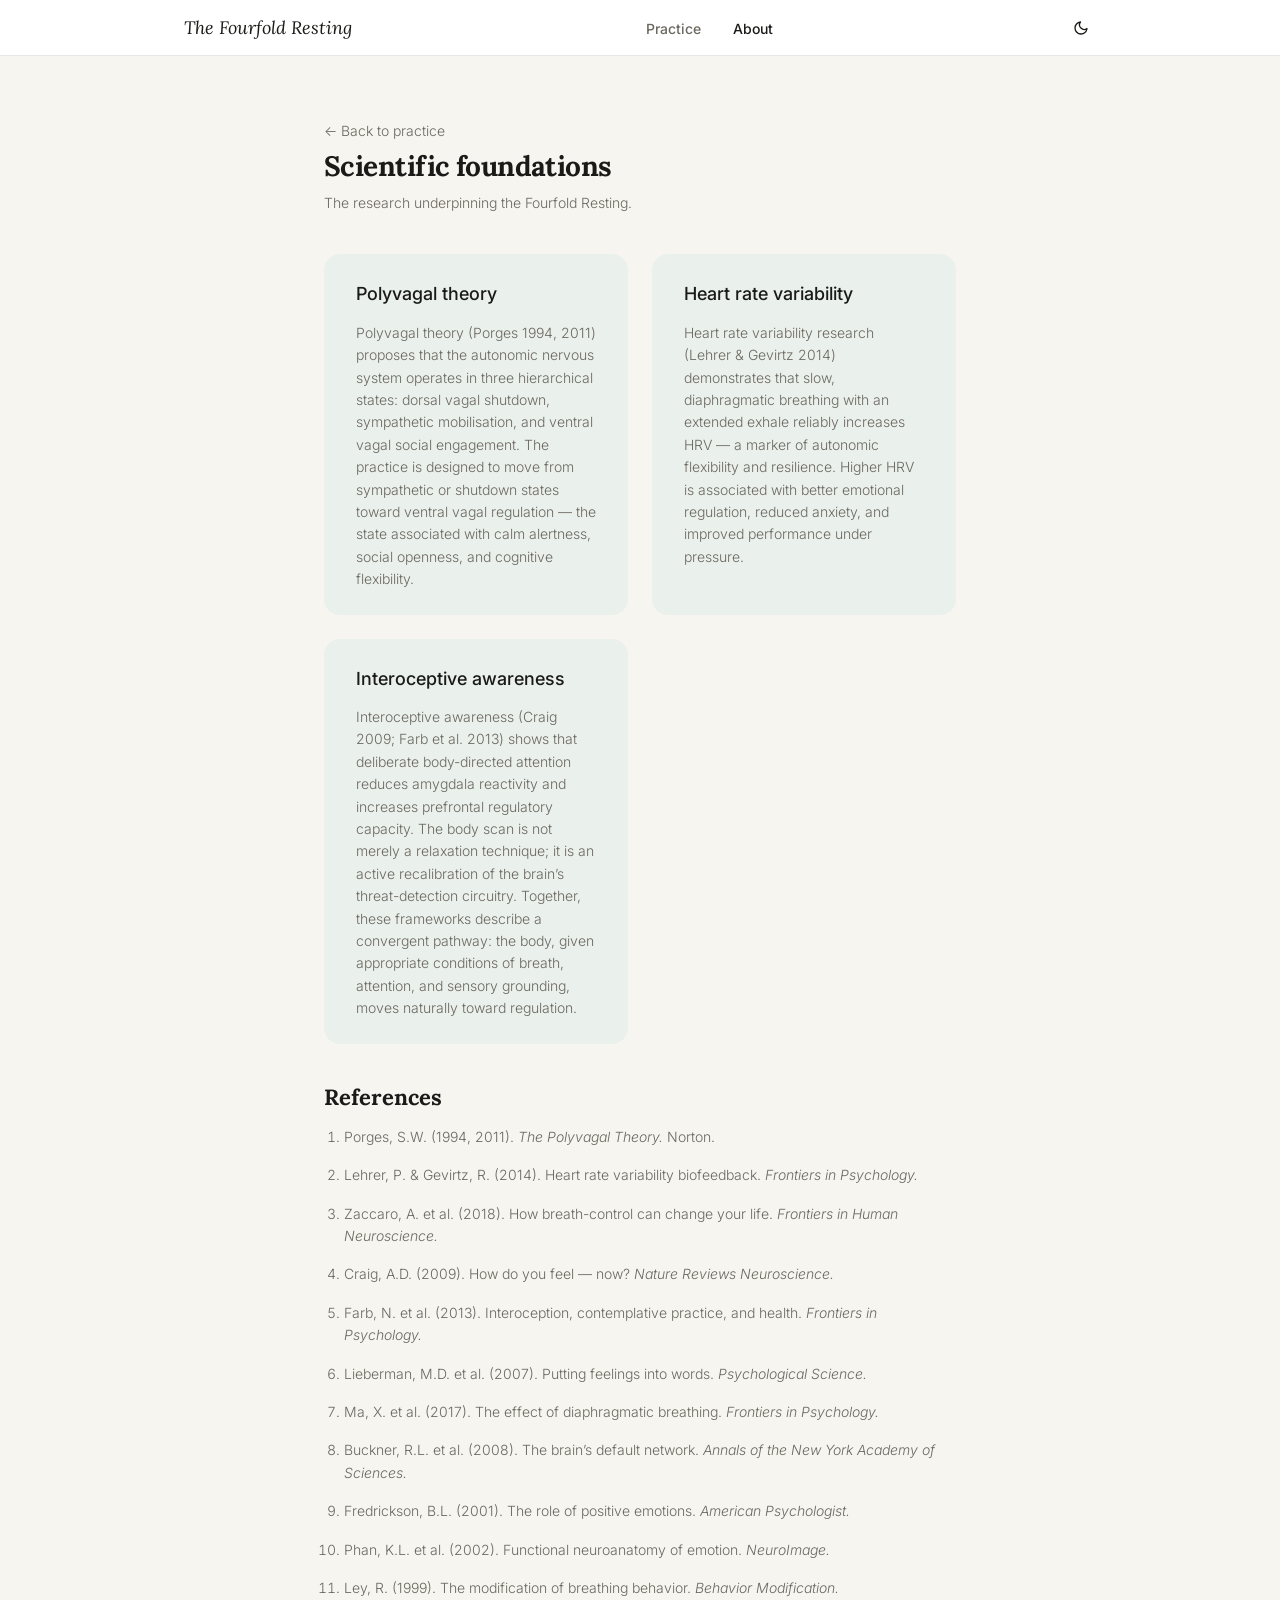
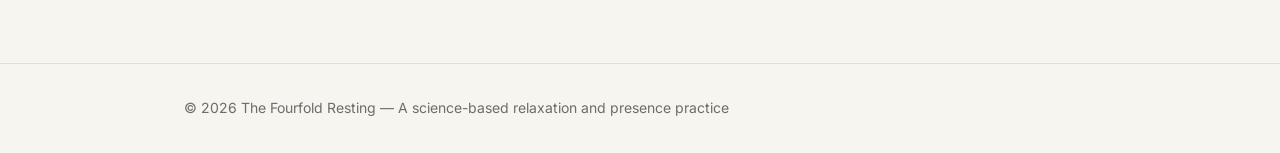
<file: about.html>
<!DOCTYPE html>
<html lang="en">
<head>
  <meta charset="UTF-8">
  <meta name="viewport" content="width=device-width, initial-scale=1.0">
  <title>About &mdash; The Fourfold Resting</title>

  <link rel="canonical" href="index.html#/about">
  <link rel="icon" type="image/svg+xml" href="assets/favicon.svg">

  <!-- Prevent flash of wrong theme when a saved preference differs from system -->
  <script>(function(){var t=localStorage.getItem('fourfold-theme');if(t)document.documentElement.dataset.theme=t})()</script>

  <link rel="preconnect" href="https://fonts.googleapis.com">
  <link rel="preconnect" href="https://fonts.gstatic.com" crossorigin>
  <link rel="stylesheet" href="https://fonts.googleapis.com/css2?family=Inter:wght@300;400;500&family=Lora:ital,wght@0,400;0,500;1,400&display=swap">

  <link rel="stylesheet" href="css/reset.css">
  <link rel="stylesheet" href="css/tokens.css">
  <link rel="stylesheet" href="css/typography.css">
  <link rel="stylesheet" href="css/layout.css">
  <link rel="stylesheet" href="css/components.css">
  <link rel="stylesheet" href="css/animations.css">
</head>
<body>

  <header>
    <div class="container container--wide">
      <nav class="site-nav" aria-label="Site navigation">
        <a href="index.html" class="nav-logo">The Fourfold Resting</a>
        <ul class="nav-links" role="list">
          <li><a href="index.html">Practice</a></li>
          <li><a href="about.html" aria-current="page">About</a></li>
        </ul>
        <button id="theme-toggle" class="btn btn--ghost btn--icon" aria-label="Switch to dark mode"></button>
      </nav>
    </div>
  </header>

  <main>
    <div class="section">
      <div class="container">
        <div class="stack" style="--stack-gap:2.5rem">

          <div class="stack" style="--stack-gap:0.5rem">
            <a href="index.html" class="caption">&larr; Back to practice</a>
            <h2>Scientific foundations</h2>
            <p class="caption">The research underpinning the Fourfold Resting.</p>
          </div>

          <div class="grid-2">

            <div class="card card--flat stack" style="--stack-gap:0.75rem"
                 role="region" aria-labelledby="sci-polyvagal">
              <h4 id="sci-polyvagal">Polyvagal theory</h4>
              <p class="caption" style="max-width:none">
                Polyvagal theory (Porges 1994, 2011) proposes that the autonomic nervous
                system operates in three hierarchical states: dorsal vagal shutdown,
                sympathetic mobilisation, and ventral vagal social engagement. The practice
                is designed to move from sympathetic or shutdown states toward ventral vagal
                regulation &mdash; the state associated with calm alertness, social openness,
                and cognitive flexibility.
              </p>
            </div>

            <div class="card card--flat stack" style="--stack-gap:0.75rem"
                 role="region" aria-labelledby="sci-hrv">
              <h4 id="sci-hrv">Heart rate variability</h4>
              <p class="caption" style="max-width:none">
                Heart rate variability research (Lehrer &amp; Gevirtz 2014) demonstrates
                that slow, diaphragmatic breathing with an extended exhale reliably increases
                HRV &mdash; a marker of autonomic flexibility and resilience. Higher HRV is
                associated with better emotional regulation, reduced anxiety, and improved
                performance under pressure.
              </p>
            </div>

            <div class="card card--flat stack" style="--stack-gap:0.75rem"
                 role="region" aria-labelledby="sci-interoception">
              <h4 id="sci-interoception">Interoceptive awareness</h4>
              <p class="caption" style="max-width:none">
                Interoceptive awareness (Craig 2009; Farb et al. 2013) shows that deliberate
                body-directed attention reduces amygdala reactivity and increases prefrontal
                regulatory capacity. The body scan is not merely a relaxation technique; it
                is an active recalibration of the brain&rsquo;s threat-detection circuitry.
                Together, these frameworks describe a convergent pathway: the body, given
                appropriate conditions of breath, attention, and sensory grounding, moves
                naturally toward regulation.
              </p>
            </div>

          </div>

          <div class="stack" style="--stack-gap:1rem">
            <h3>References</h3>
            <ol style="padding-left:1.25rem;list-style:decimal"
                class="stack" style="--stack-gap:0.5rem">
              <li class="caption">Porges, S.W. (1994, 2011). <em>The Polyvagal Theory.</em> Norton.</li>
              <li class="caption">Lehrer, P. &amp; Gevirtz, R. (2014). Heart rate variability biofeedback. <em>Frontiers in Psychology.</em></li>
              <li class="caption">Zaccaro, A. et al. (2018). How breath-control can change your life. <em>Frontiers in Human Neuroscience.</em></li>
              <li class="caption">Craig, A.D. (2009). How do you feel &mdash; now? <em>Nature Reviews Neuroscience.</em></li>
              <li class="caption">Farb, N. et al. (2013). Interoception, contemplative practice, and health. <em>Frontiers in Psychology.</em></li>
              <li class="caption">Lieberman, M.D. et al. (2007). Putting feelings into words. <em>Psychological Science.</em></li>
              <li class="caption">Ma, X. et al. (2017). The effect of diaphragmatic breathing. <em>Frontiers in Psychology.</em></li>
              <li class="caption">Buckner, R.L. et al. (2008). The brain&rsquo;s default network. <em>Annals of the New York Academy of Sciences.</em></li>
              <li class="caption">Fredrickson, B.L. (2001). The role of positive emotions. <em>American Psychologist.</em></li>
              <li class="caption">Phan, K.L. et al. (2002). Functional neuroanatomy of emotion. <em>NeuroImage.</em></li>
              <li class="caption">Ley, R. (1999). The modification of breathing behavior. <em>Behavior Modification.</em></li>
            </ol>
          </div>

        </div>
      </div>
    </div>
  </main>

  <footer>
    <div class="container container--wide">
      <p>&copy; 2026 The Fourfold Resting &mdash; A science-based relaxation and presence practice</p>
    </div>
  </footer>

  <script type="module" src="js/theme.js"></script>

</body>
</html>
</file>
<file: css/tokens.css>
:root {
  color-scheme: light;

  /* Colors — light mode */
  --color-bg: #F7F5F0;
  --color-surface: #FFFFFF;
  --color-text-primary: #1A1A18;
  --color-text-secondary: #6B6860;
  --color-text-tertiary: #6E6C68;
  --color-border: rgba(26, 26, 24, 0.10);
  --color-accent: #3D5A4C;
  --color-accent-light: #EAF0EC;
  --color-accent-mid: #7A9E8C;

  /* Spacing — Tailwind-style (1 unit = 0.25rem) */
  --space-1: 0.25rem;
  --space-2: 0.5rem;
  --space-3: 0.75rem;
  --space-4: 1rem;
  --space-6: 1.5rem;
  --space-8: 2rem;
  --space-12: 3rem;
  --space-16: 4rem;
  --space-24: 6rem;
  --space-32: 8rem;

  /* Font families */
  --font-body: 'Inter', system-ui, sans-serif;
  --font-heading: 'Lora', Georgia, serif;

  /* Font sizes */
  --text-xs: 0.75rem;     /* 12px */
  --text-sm: 0.875rem;    /* 14px */
  --text-base: 1rem;      /* 16px */
  --text-lg: 1.125rem;    /* 18px */
  --text-xl: 1.375rem;    /* 22px */
  --text-2xl: 1.75rem;    /* 28px */
  --text-3xl: 2.25rem;    /* 36px */
  --text-4xl: 3rem;       /* 48px */

  /* Transition durations */
  --duration-short: 200ms;
  --duration-medium: 400ms;
  --duration-long: 800ms;

  /* Easing */
  --ease-default: cubic-bezier(0.4, 0, 0.2, 1);

  /* Border radii */
  --radius-sm: 4px;
  --radius-md: 8px;
  --radius-lg: 16px;
}

/* Dark mode — system default (unless manually set to light) */
@media (prefers-color-scheme: dark) {
  :root:not([data-theme="light"]) {
    color-scheme: dark;
    --color-bg: #111210;
    --color-surface: #1C1D1A;
    --color-text-primary: #F0EDE6;
    --color-text-secondary: #9A9890;
    --color-text-tertiary: #8F8D89;
    --color-border: rgba(240, 237, 230, 0.08);
    --color-accent: #7FAF95;
    --color-accent-light: #1A2520;
    --color-accent-mid: #4A7A62;
  }
}

/* Dark mode — explicit manual override */
:root[data-theme="dark"] {
  color-scheme: dark;
  --color-bg: #111210;
  --color-surface: #1C1D1A;
  --color-text-primary: #F0EDE6;
  --color-text-secondary: #9A9890;
  --color-text-tertiary: #8F8D89;
  --color-border: rgba(240, 237, 230, 0.08);
  --color-accent: #7FAF95;
  --color-accent-light: #1A2520;
  --color-accent-mid: #4A7A62;
}
</file>
<file: css/typography.css>
body {
  font-family: var(--font-body);
  font-size: var(--text-base);
  color: var(--color-text-primary);
  line-height: 1.75;
  background-color: var(--color-bg);
}

h1 {
  font-family: var(--font-heading);
  font-style: italic;
  font-size: var(--text-3xl);
  letter-spacing: -0.02em;
  line-height: 1.2;
}

h2 {
  font-family: var(--font-heading);
  font-size: var(--text-2xl);
  letter-spacing: -0.02em;
  line-height: 1.2;
}

h3 {
  font-family: var(--font-heading);
  font-size: var(--text-xl);
  line-height: 1.2;
}

h4 {
  font-family: var(--font-body);
  font-weight: 500;
  font-size: var(--text-lg);
}

p {
  margin-bottom: 1.5rem;
  max-width: 65ch;
}

p:last-child {
  margin-bottom: 0;
}

.label {
  font-family: var(--font-body);
  font-weight: 500;
  font-size: var(--text-xs);
  letter-spacing: 0.08em;
  text-transform: uppercase;
  color: var(--color-text-tertiary);
}

.caption {
  font-family: var(--font-body);
  font-weight: 300;
  font-size: var(--text-sm);
  color: var(--color-text-secondary);
  line-height: 1.6;
}

strong {
  font-weight: 500;
}

em {
  font-style: italic;
  color: var(--color-text-secondary);
}

a {
  color: var(--color-accent);
  text-decoration: none;
  text-underline-offset: 3px;
}

a:hover {
  text-decoration: underline;
}

a:focus-visible {
  outline: 2px solid var(--color-accent);
  outline-offset: 2px;
  border-radius: 2px;
}

blockquote {
  border-left: 2px solid var(--color-accent-mid);
  padding-left: 1.5rem;
  font-family: var(--font-heading);
  font-style: italic;
  color: var(--color-text-secondary);
}
</file>
<file: css/layout.css>
.container {
  max-width: 680px;
  margin: 0 auto;
  padding: 0 1.5rem;
}

.container--wide {
  max-width: 960px;
}

.container--narrow {
  max-width: 480px;
}

.section {
  padding: 4rem 0;
}

.section--sm {
  padding: 2rem 0;
}

header {
  position: sticky;
  top: 0;
  background: var(--color-surface);
  backdrop-filter: blur(0);
  border-bottom: 1px solid var(--color-border);
  z-index: 100;
  height: 56px;
  display: flex;
  align-items: center;
}

main {
  min-height: calc(100vh - 56px);
}

footer {
  border-top: 1px solid var(--color-border);
  padding: 2rem 0;
  color: var(--color-text-tertiary);
  font-size: var(--text-sm);
}

.grid-2 {
  display: grid;
  grid-template-columns: repeat(auto-fit, minmax(280px, 1fr));
  gap: 1.5rem;
}

.stack {
  display: flex;
  flex-direction: column;
  gap: var(--stack-gap, 1rem);
}

/* Ensure the container fills the flex header so site-nav can space-between */
header .container {
  width: 100%;
}

/* Visually hidden but available to screen readers */
.sr-only {
  position: absolute;
  width: 1px;
  height: 1px;
  padding: 0;
  margin: -1px;
  overflow: hidden;
  clip: rect(0, 0, 0, 0);
  white-space: nowrap;
  border: 0;
}
</file>
<file: css/components.css>
/* ── Button ──────────────────────────────────────────────────────────── */

.btn {
  display: inline-flex;
  align-items: center;
  gap: 0.5rem;
  padding: 0.625rem 1.25rem;
  border-radius: var(--radius-md);
  border: 1px solid var(--color-border);
  background: transparent;
  color: var(--color-text-primary);
  font-family: var(--font-body);
  font-weight: 500;
  font-size: var(--text-sm);
  letter-spacing: 0.01em;
  cursor: pointer;
  transition: all var(--duration-short) var(--ease-default);
}

.btn--primary {
  background: var(--color-accent);
  color: #fff;
  border-color: var(--color-accent);
}

.btn--primary:hover {
  opacity: 0.88;
}

.btn--ghost {
  border-color: transparent;
}

.btn--ghost:hover {
  background: var(--color-accent-light);
}

.btn--sm {
  padding: 0.375rem 0.875rem;
  font-size: 13px;
}

.btn--icon {
  padding: 0.375rem;
}

.btn:disabled {
  opacity: 0.4;
  cursor: not-allowed;
}

.btn:focus-visible {
  outline: 2px solid var(--color-accent);
  outline-offset: 2px;
}

/* ── Card ────────────────────────────────────────────────────────────── */

.card {
  background: var(--color-surface);
  border: 1px solid var(--color-border);
  border-radius: var(--radius-lg);
  padding: 1.5rem 2rem;
  overflow: hidden;
}

.card--flat {
  border: none;
  background: var(--color-accent-light);
}

/* ── Phase badge ─────────────────────────────────────────────────────── */

.phase-badge {
  display: inline-flex;
  align-items: center;
  gap: 0.375rem;
  padding: 0.25rem 0.75rem;
  border-radius: 100px;
  background: var(--color-accent-light);
  color: var(--color-accent);
  font-family: var(--font-body);
  font-weight: 500;
  font-size: var(--text-xs);
  letter-spacing: 0.06em;
  text-transform: uppercase;
}

/* ── Progress bar ────────────────────────────────────────────────────── */

.progress-track {
  height: 2px;
  background: var(--color-border);
  border-radius: 1px;
  overflow: hidden;
}

.progress-fill {
  height: 100%;
  background: var(--color-accent);
  border-radius: 1px;
  transition: width var(--duration-long) var(--ease-default);
  transform-origin: left;
}

/* ── Breath ring ─────────────────────────────────────────────────────── */

.breath-ring {
  position: relative;
  width: 120px;
  height: 120px;
  border-radius: 50%;
  border: 1px solid var(--color-border);
}

.breath-ring__inner {
  position: absolute;
  inset: 12px;
  border-radius: 50%;
  background: var(--color-accent-light);
  transition: transform var(--duration-long) var(--ease-default);
  will-change: transform;
}

.breath-ring__btn {
  position: absolute;
  inset: 0;
  display: flex;
  align-items: center;
  justify-content: center;
  background: transparent;
  border: none;
  border-radius: 50%;
  cursor: pointer;
  z-index: 1;
  color: var(--color-accent);
  touch-action: manipulation;
  transition: background var(--duration-short) var(--ease-default);
}

.breath-ring__btn:hover {
  background: var(--color-accent-light);
}

.breath-ring__btn:focus-visible {
  outline: 2px solid var(--color-accent);
  outline-offset: 2px;
}

.ring-icon {
  position: absolute;
  pointer-events: none;
  transition: opacity var(--duration-short) var(--ease-default);
}

/* Paused: play icon visible, pause icon hidden */
.ring-icon--play  { opacity: 1; }
.ring-icon--pause { opacity: 0; }

/* Playing: hide play icon; reveal pause icon on hover only */
.breath-ring__btn:not([data-paused]) .ring-icon--play  { opacity: 0; }
.breath-ring__btn:not([data-paused]):hover .ring-icon--pause { opacity: 0.8; }

/* ── Timer display ───────────────────────────────────────────────────── */

.timer-display {
  font-family: var(--font-heading);
  font-size: var(--text-4xl);
  letter-spacing: -0.03em;
  color: var(--color-text-primary);
  font-variant-numeric: tabular-nums;
}

.timer-display--sm {
  font-size: var(--text-2xl);
}

/* ── Step card ───────────────────────────────────────────────────────── */

.step-card {
  padding: 1.25rem 1.5rem;
  border-radius: var(--radius-md);
  border: 1px solid var(--color-border);
  background: var(--color-surface);
  transition: opacity var(--duration-short) var(--ease-default),
              border-color var(--duration-short) var(--ease-default);
}

.step-card--active {
  border-color: var(--color-accent-mid);
  background: var(--color-accent-light);
}

.step-card[data-distance="1"] { opacity: 0.45; }
.step-card[data-distance="2"] { opacity: 0.2; }

.step-card[data-distance] {
  cursor: pointer;
  touch-action: manipulation;
}

.step-card[data-distance]:hover {
  opacity: 0.8;
  border-color: var(--color-accent-mid);
}

.step-card[data-distance]:active {
  opacity: 1;
}

/* ── Science note ────────────────────────────────────────────────────── */

.science-note {
  border-left: 2px solid var(--color-border);
  padding: 0.75rem 1rem 0.75rem 1.25rem;
  margin: 1.5rem 0;
  color: var(--color-text-secondary);
  font-size: var(--text-sm);
  line-height: 1.65;
}

/* ── Nav ─────────────────────────────────────────────────────────────── */

.site-nav {
  display: flex;
  align-items: center;
  justify-content: space-between;
  height: 100%;
}

.nav-links {
  display: flex;
  gap: 2rem;
  list-style: none;
}

.nav-links a {
  font-family: var(--font-body);
  font-weight: 500;
  font-size: var(--text-sm);
  color: var(--color-text-secondary);
  text-decoration: none;
}

.nav-links a.active,
.nav-links a[aria-current="page"] {
  color: var(--color-text-primary);
}

.nav-logo {
  font-family: var(--font-heading);
  font-style: italic;
  font-size: var(--text-lg);
  color: var(--color-text-primary);
  text-decoration: none;
}

/* ── Chime toggle ────────────────────────────────────────────────────── */

.chime-toggle {
  display: inline-flex;
  align-items: center;
  gap: 0.5rem;
  font-size: 13px;
  color: var(--color-text-secondary);
  cursor: pointer;
  user-select: none;
}

.chime-toggle input[type="checkbox"] {
  position: absolute;
  width: 1px;
  height: 1px;
  padding: 0;
  margin: -1px;
  overflow: hidden;
  clip: rect(0, 0, 0, 0);
  white-space: nowrap;
  border: 0;
}

.chime-toggle__dot {
  position: relative;
  width: 32px;
  height: 18px;
  border-radius: 9px;
  background: var(--color-border);
  transition: background var(--duration-short) var(--ease-default);
  flex-shrink: 0;
}

.chime-toggle__dot::after {
  content: '';
  position: absolute;
  top: 3px;
  left: 3px;
  width: 12px;
  height: 12px;
  border-radius: 50%;
  background: var(--color-surface);
  transition: transform var(--duration-short) var(--ease-default);
}

.chime-toggle input[type="checkbox"]:checked + .chime-toggle__dot {
  background: var(--color-accent);
}

.chime-toggle input[type="checkbox"]:checked + .chime-toggle__dot::after {
  transform: translateX(14px);
}

.chime-toggle:focus-within .chime-toggle__dot {
  outline: 2px solid var(--color-accent);
  outline-offset: 2px;
}

/* ── Phase dots ─────────────────────────────────────────────────────── */

.phase-dot {
  width: 8px;
  height: 8px;
  border-radius: 50%;
  background: var(--color-border);
  border: none;
  padding: 0;
  cursor: pointer;
  transition: background var(--duration-short) var(--ease-default),
              transform var(--duration-short) var(--ease-default);
}

.phase-dot--active {
  background: var(--color-accent);
  transform: scale(1.25);
}

.phase-dot:hover {
  background: var(--color-accent-mid);
}

.phase-dot:focus-visible {
  outline: 2px solid var(--color-accent);
  outline-offset: 3px;
}
</file>
<file: css/animations.css>
/* Reduced-motion default — animations effectively disabled unless opted in */
* {
  animation-duration: 0.01ms;
  animation-iteration-count: 1;
}

@media (prefers-reduced-motion: no-preference) {

  /* ── Keyframes ─────────────────────────────────────────────────────── */

  @keyframes fadeIn {
    from { opacity: 0; }
    to   { opacity: 1; }
  }

  @keyframes fadeUp {
    from { opacity: 0; transform: translateY(12px); }
    to   { opacity: 1; transform: translateY(0); }
  }

  @keyframes breatheIn {
    from { transform: scale(1); }
    to   { transform: scale(1.18); }
  }

  @keyframes breatheOut {
    from { transform: scale(1.18); }
    to   { transform: scale(1); }
  }

  @keyframes pulse {
    0%, 100% { opacity: 1; }
    50%       { opacity: 0.4; }
  }

  @keyframes shimmer {
    from { background-position: left; }
    to   { background-position: right; }
  }

  @keyframes progressIndeterminate {
    from { transform: translateX(-100%); }
    to   { transform: translateX(200%); }
  }

  @keyframes progressFlash {
    0%, 100% { opacity: 1; }
    50%       { opacity: 0; }
  }

  /* ── Utility classes ───────────────────────────────────────────────── */

  .fade-in {
    animation: fadeIn var(--duration-medium) var(--ease-default) both;
  }

  .fade-up {
    animation: fadeUp var(--duration-medium) var(--ease-default) both;
  }

  .fade-up--delayed {
    animation: fadeUp var(--duration-medium) var(--ease-default) 150ms both;
  }

  .fade-up--delayed-2 {
    animation: fadeUp var(--duration-medium) var(--ease-default) 300ms both;
  }

  .animate-breath-in {
    animation: breatheIn var(--breath-in-duration, 4000ms) ease-in-out both;
  }

  .animate-breath-out {
    animation: breatheOut var(--breath-out-duration, 8000ms) ease-in-out both;
  }

  .animate-pulse {
    animation: pulse 3s ease-in-out infinite;
  }

  .progress-fill--flash {
    animation: progressFlash 400ms ease-in-out 2;
  }

}
</file>
